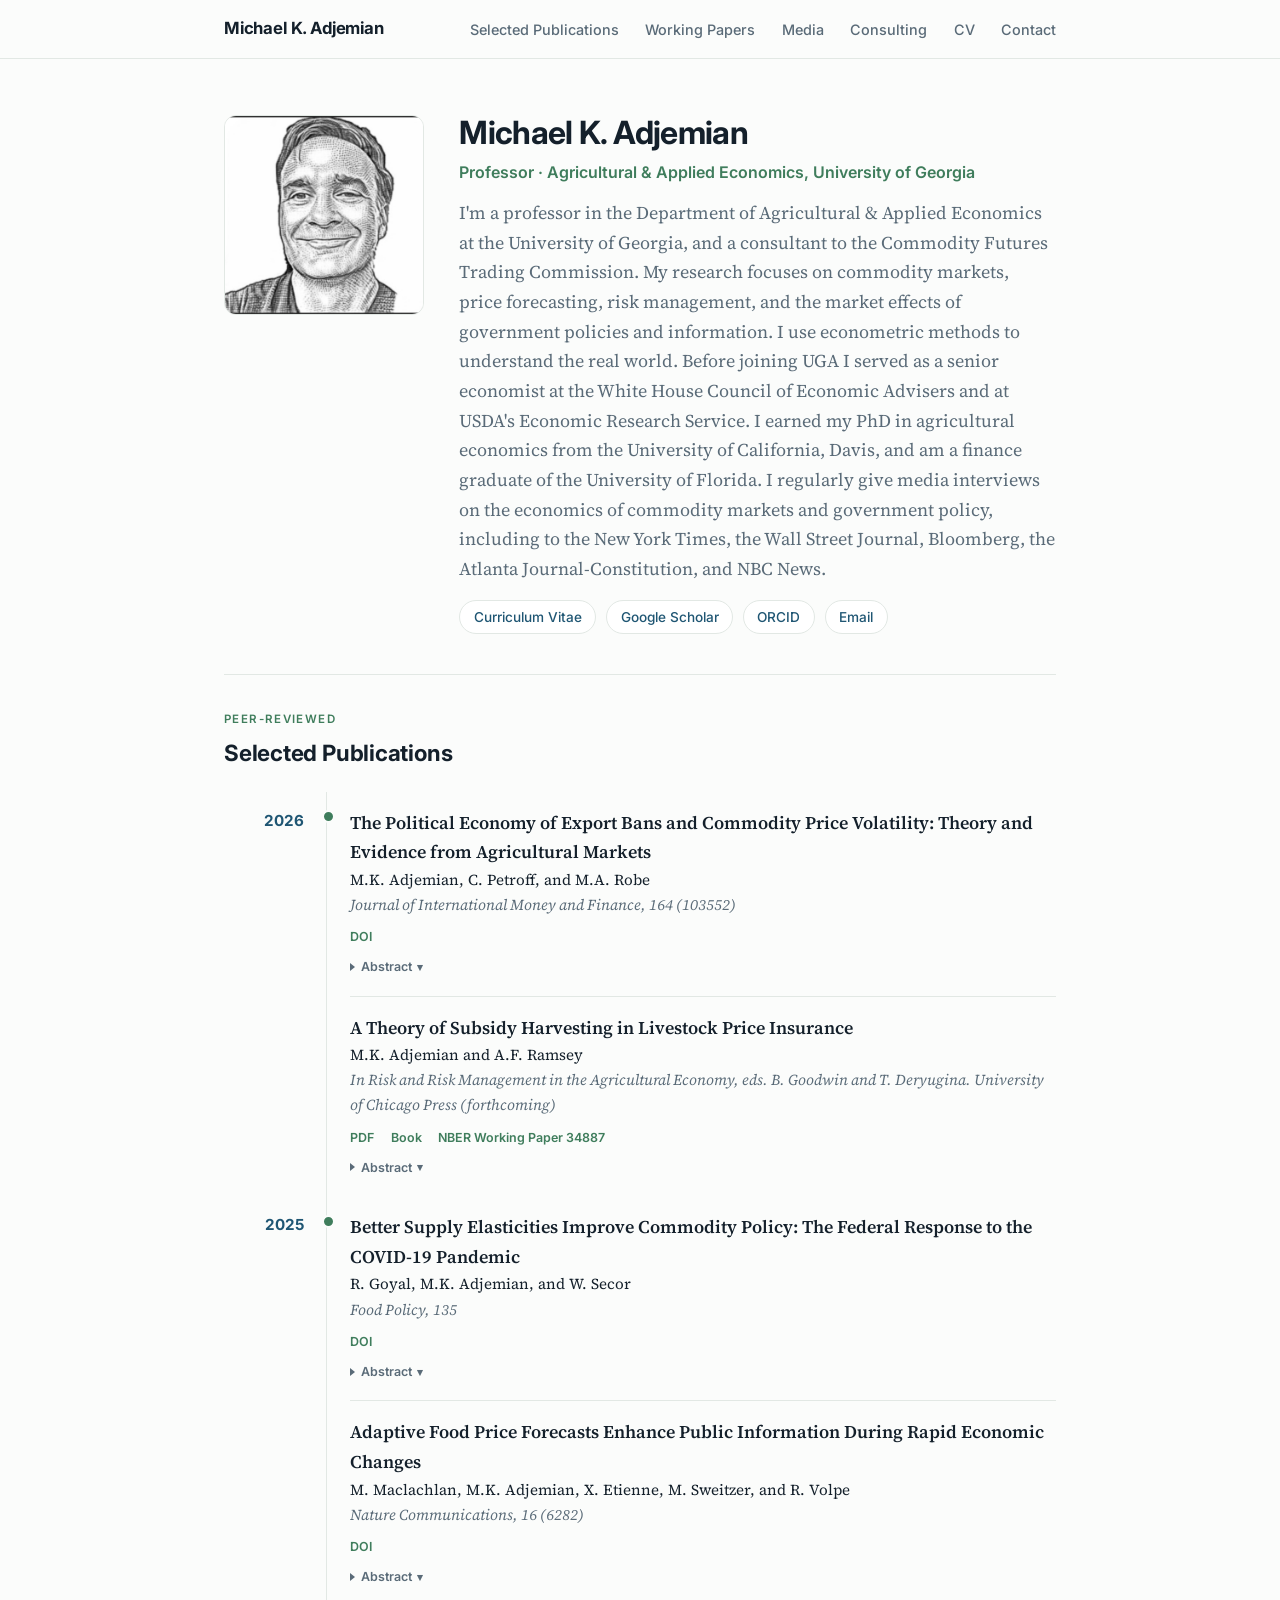
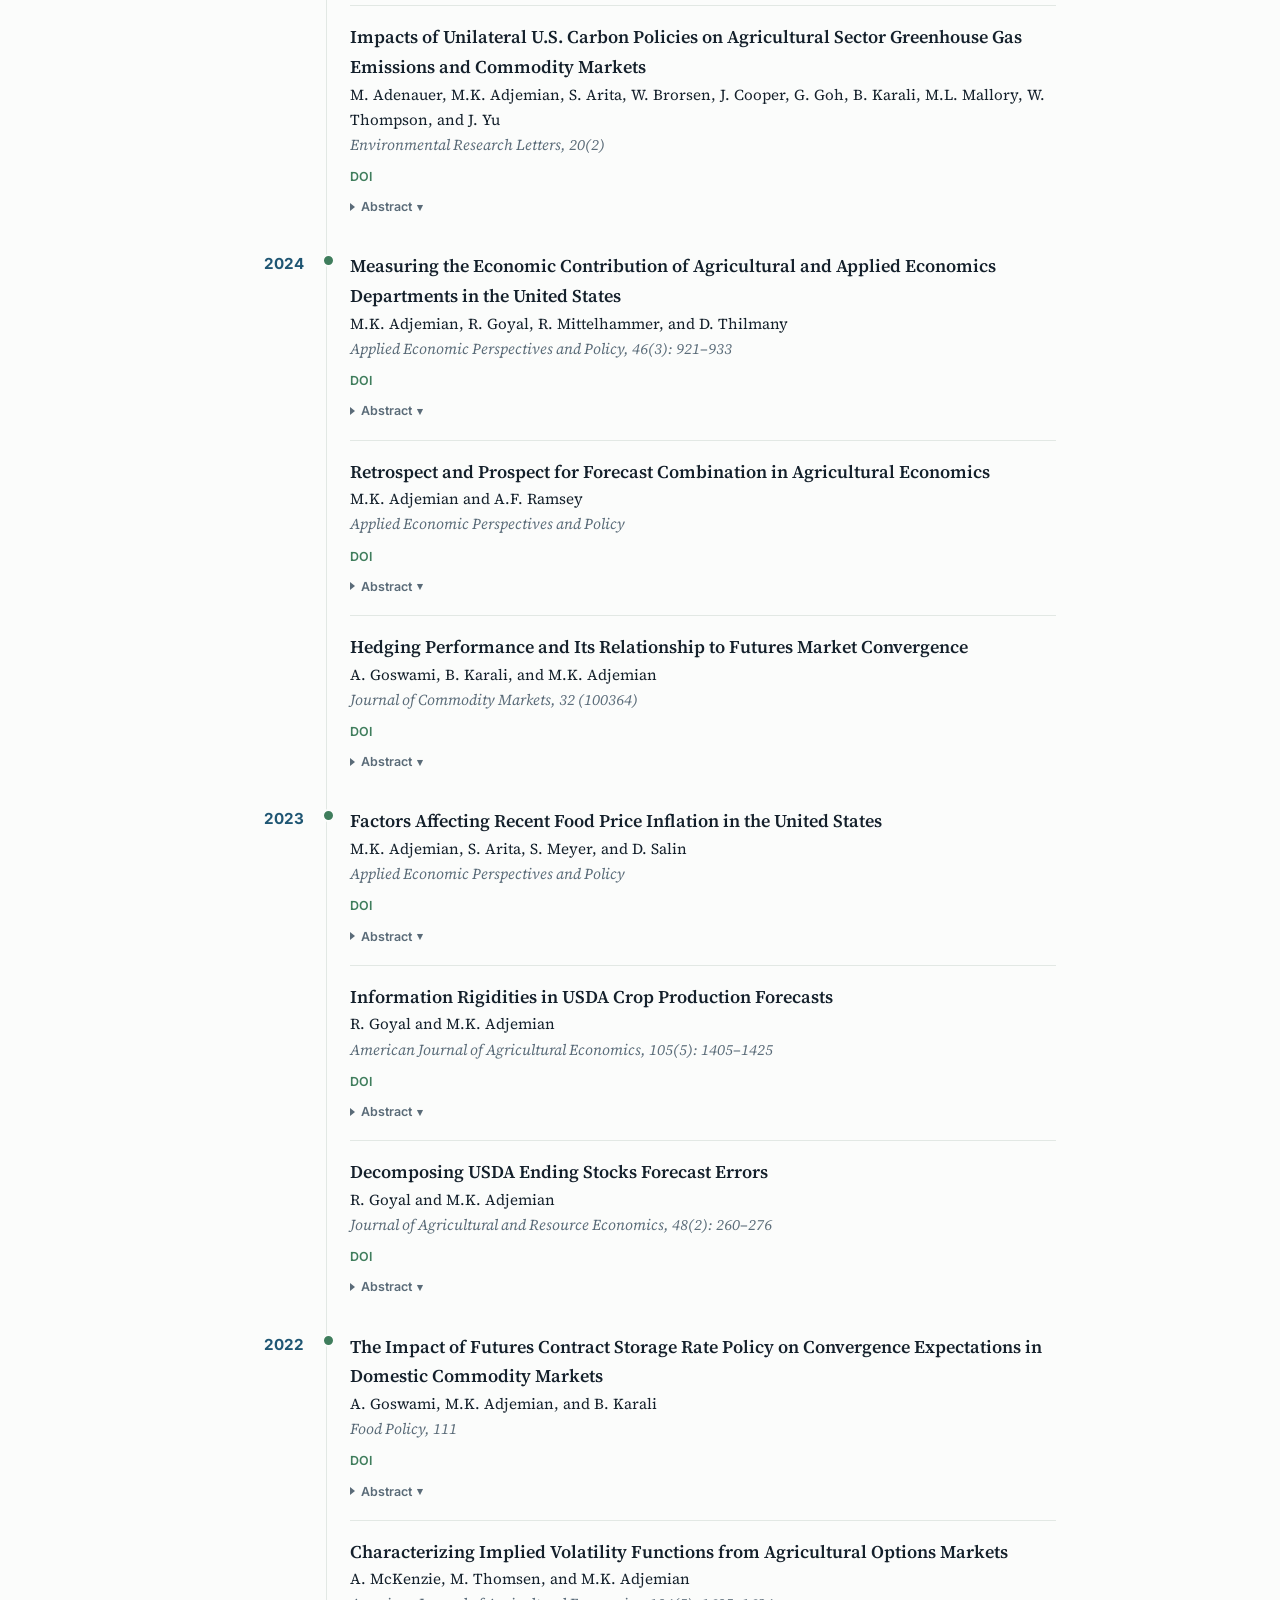
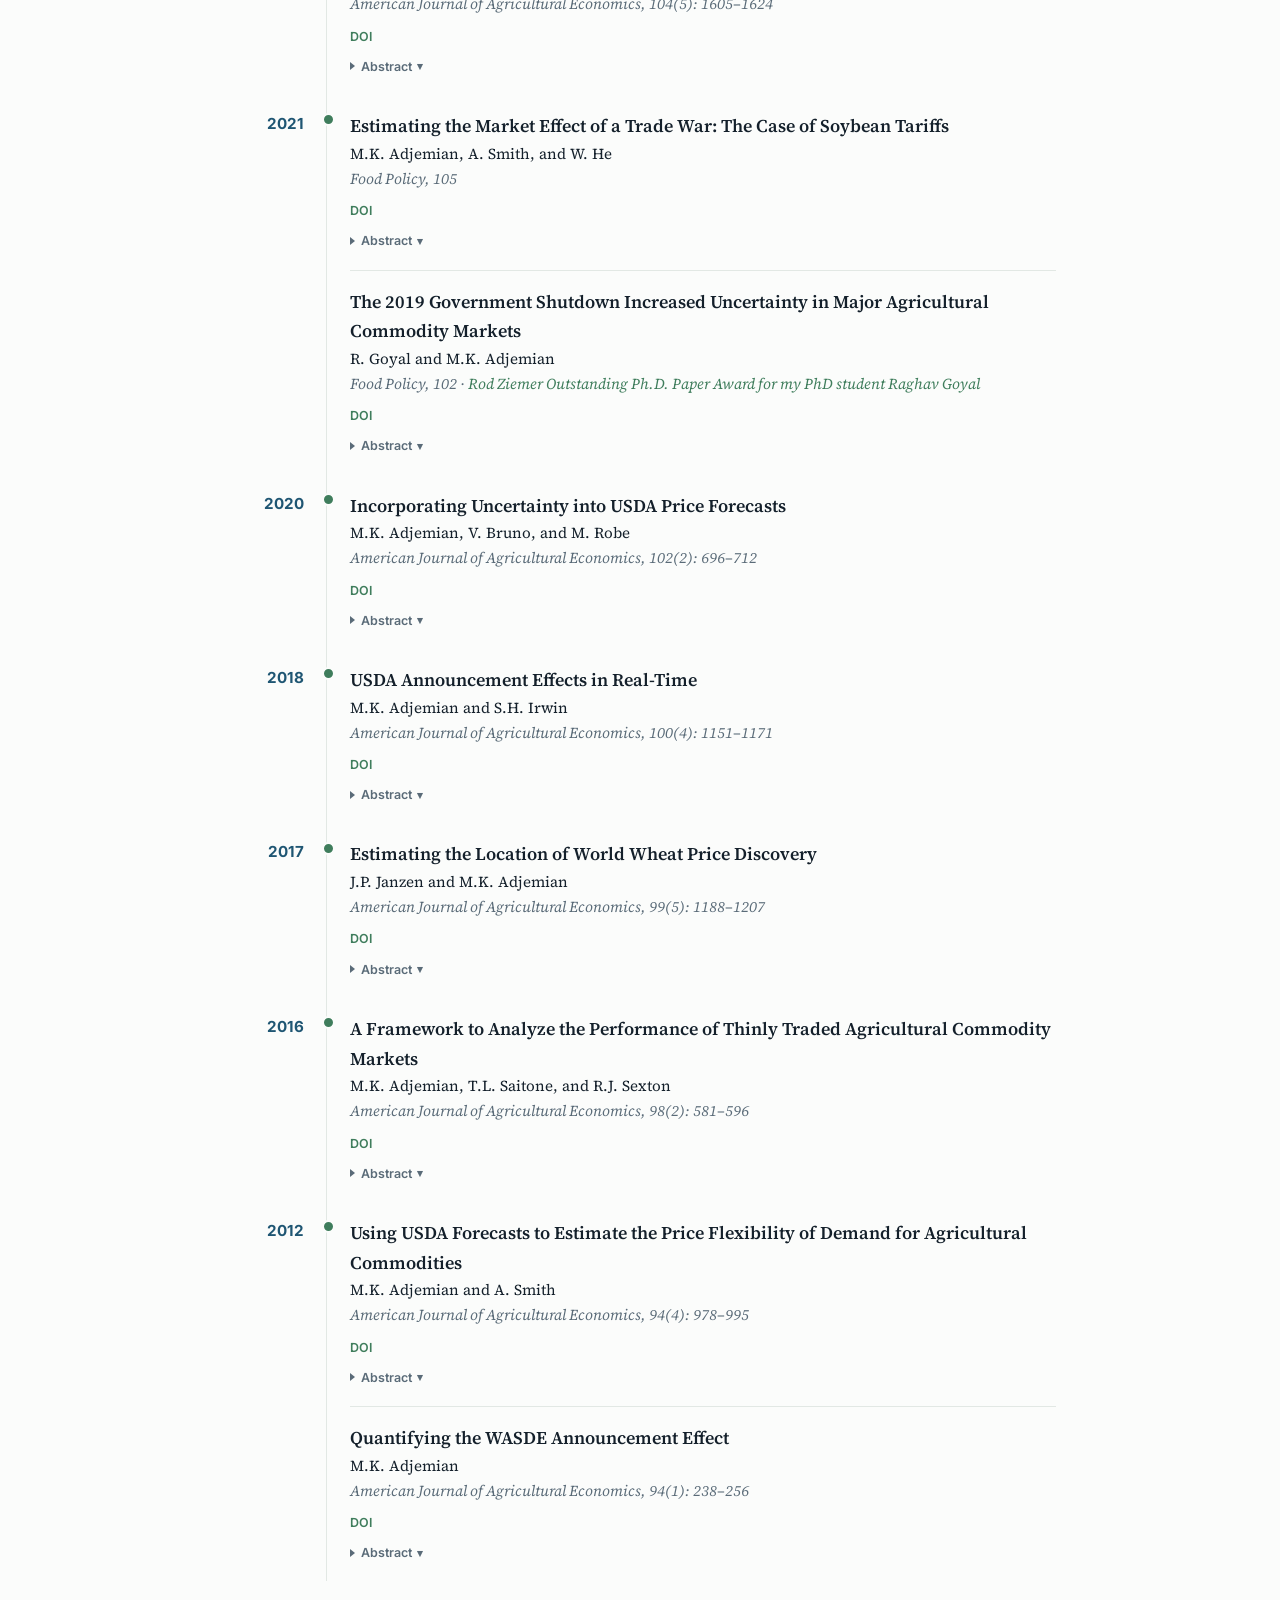
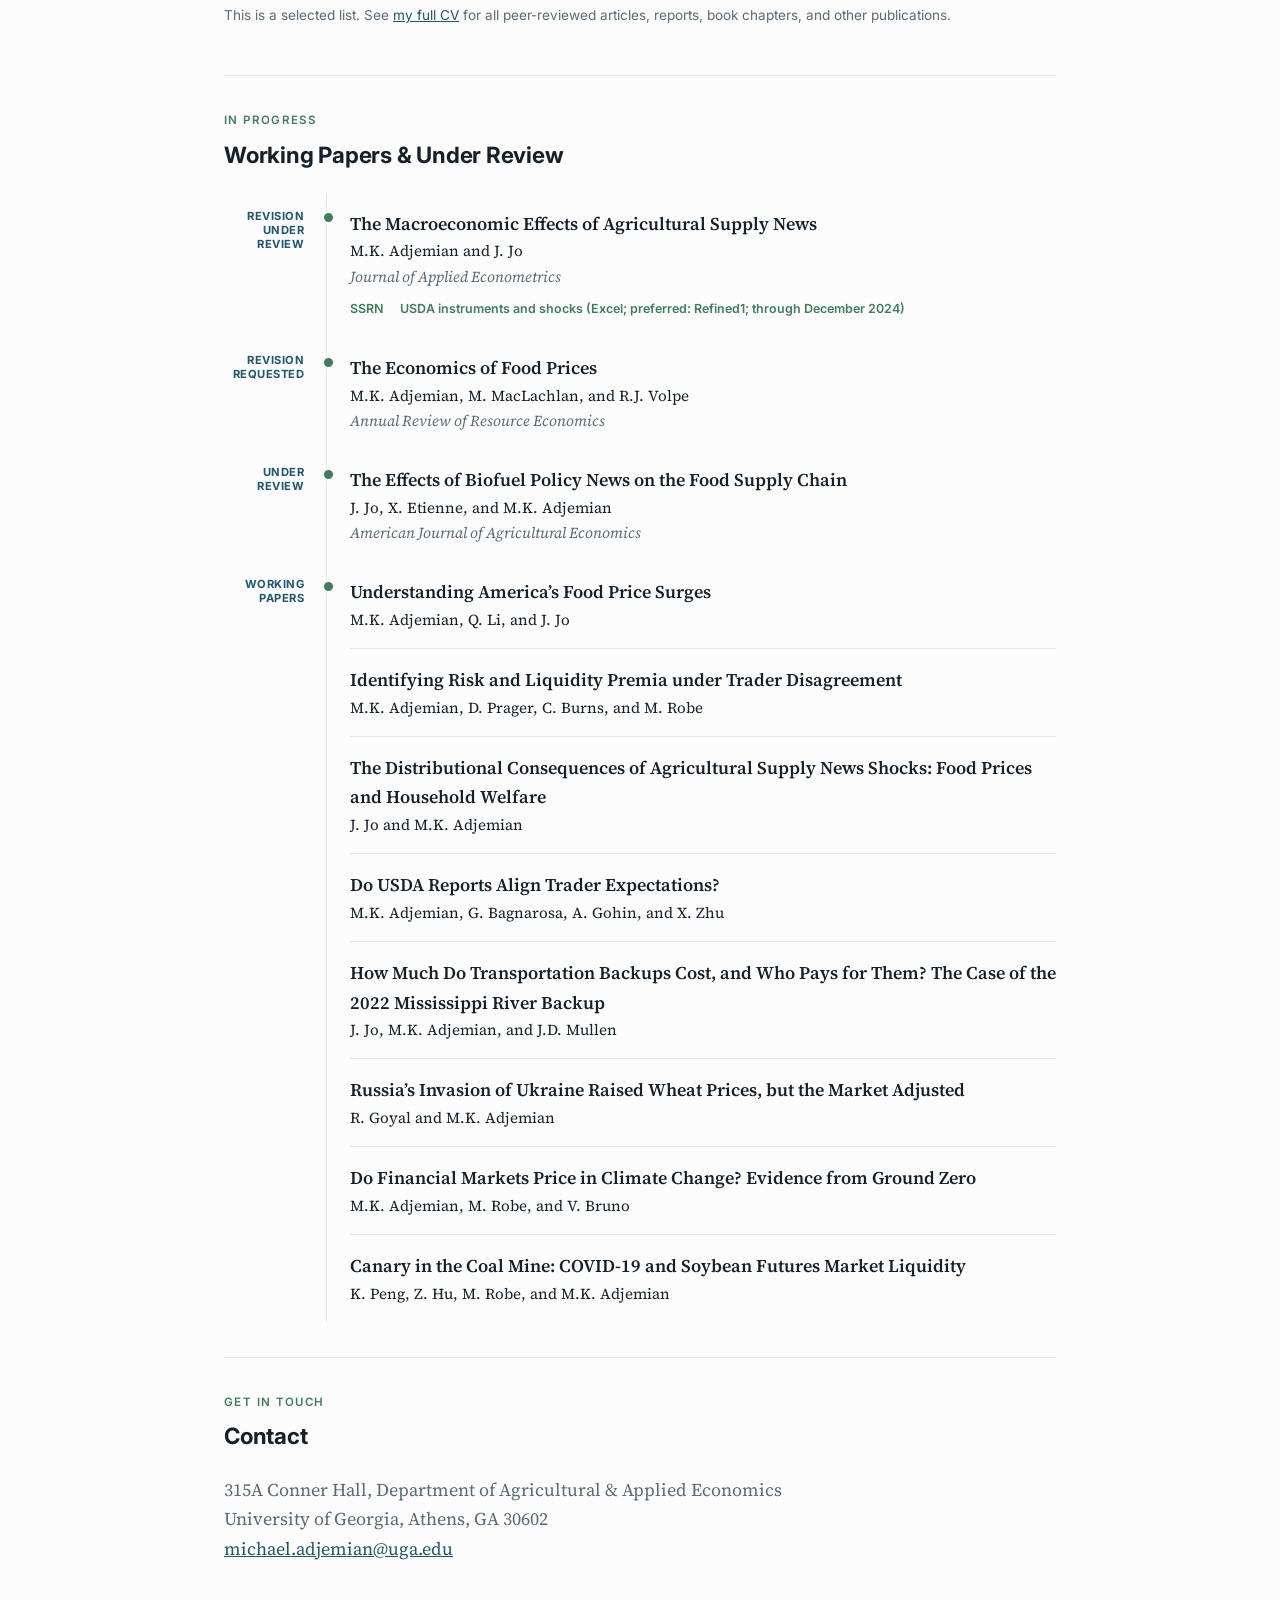
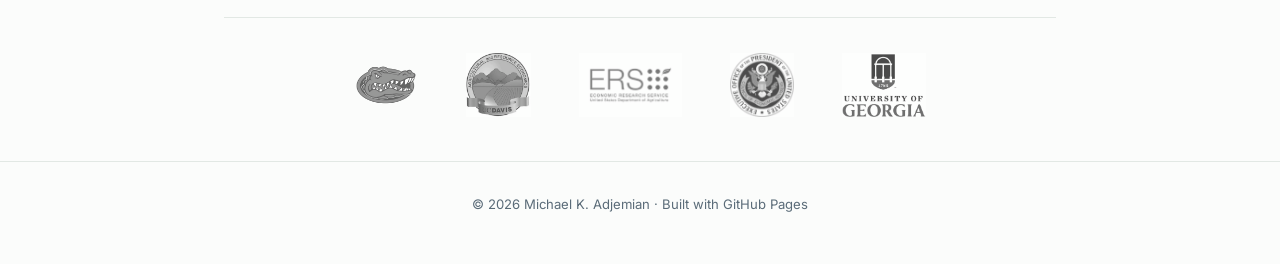
<file: index.html>
<!DOCTYPE html>
<html lang="en">
<head>
  <meta charset="utf-8">
  <meta name="viewport" content="width=device-width, initial-scale=1">
  <title>Michael K. Adjemian</title>
  <meta name="description" content="Michael K. Adjemian, Professor of Agricultural &amp; Applied Economics at the University of Georgia. Research on commodity markets, price forecasting, risk management, and agricultural policy.">

  <!-- Link preview (how the page looks when shared in Messages, Slack, etc.) -->
  <meta property="og:title" content="Michael K. Adjemian">
  <meta property="og:description" content="Professor of Agricultural &amp; Applied Economics, University of Georgia">
  <meta property="og:type" content="website">
  <meta property="og:url" content="https://michaeladjemian.github.io">
  <meta name="twitter:card" content="summary">
  <meta name="twitter:title" content="Michael K. Adjemian">
  <meta name="twitter:description" content="Professor of Agricultural &amp; Applied Economics, University of Georgia">

  <link rel="preconnect" href="https://fonts.googleapis.com">
  <link rel="preconnect" href="https://fonts.gstatic.com" crossorigin>
  <link href="https://fonts.googleapis.com/css2?family=Inter:wght@400;500;600;700&family=Source+Serif+4:ital,opsz,wght@0,8..60,400;0,8..60,600;1,8..60,400&display=swap" rel="stylesheet">
  <link rel="stylesheet" href="assets/css/style.css">
</head>
<body>

<header class="site">
  <div class="nav">
    <a class="brand" href="index.html">Michael K. Adjemian</a>
    <nav>
      <a href="#publications">Selected Publications</a>
      <a href="#working">Working Papers</a>
      <a href="media.html">Media</a>
      <a href="consulting.html">Consulting</a>
      <a href="assets/files/ADJEMIAN_Michael_CV.pdf">CV</a>
      <a href="#contact">Contact</a>
    </nav>
  </div>
</header>

<main class="wrap">

  <!-- ===== HERO ===== -->
  <section class="hero" style="border-top:none;">
    <img src="assets/img/headshot.jpg" alt="Michael K. Adjemian">
    <div>
      <h1>Michael K. Adjemian</h1>
      <div class="role">Professor · Agricultural &amp; Applied Economics, University of Georgia</div>
      <p class="bio">
        I'm a professor in the Department of Agricultural &amp; Applied Economics at the
        University of Georgia, and a consultant to the Commodity Futures Trading Commission.
        My research focuses on commodity markets, price forecasting, risk management, and the
        market effects of government policies and information. I use econometric methods to
        understand the real world. Before joining UGA I served as a senior economist at the White House Council of Economic Advisers and
        at USDA's Economic Research Service. I earned my PhD in agricultural economics from the
        University of California, Davis, and am a finance graduate of the University of Florida. I regularly give media interviews on the economics
        of commodity markets and government policy, including to the New York Times, the Wall
        Street Journal, Bloomberg, the Atlanta Journal-Constitution, and NBC News.
      </p>
      <div class="links">
        <a href="assets/files/ADJEMIAN_Michael_CV.pdf">Curriculum Vitae</a>
        <a href="https://scholar.google.com/citations?user=qD13vjwAAAAJ&amp;hl=en">Google Scholar</a>
        <a href="https://orcid.org/0000-0003-4111-8526">ORCID</a>
        <a href="mailto:michael.adjemian@uga.edu">Email</a>
      </div>
    </div>
  </section>

  <!-- ===== PUBLICATIONS ===== -->
  <section id="publications">
    <p class="eyebrow">Peer-reviewed</p>
    <h2>Selected Publications</h2>

    <div class="pubgroup">
      <div class="year">2026</div>
      <div class="railcol"></div>
      <div class="items">
        <div class="pub has-abstract">
          <div class="title">The Political Economy of Export Bans and Commodity Price Volatility: Theory and Evidence from Agricultural Markets</div>
          <div class="authors">M.K. Adjemian, C. Petroff, and M.A. Robe</div>
          <div class="venue">Journal of International Money and Finance, 164 (103552)</div>
        <div class="pub-links">
          <a href="https://doi.org/10.1016/j.jimonfin.2026.103552">DOI</a>
        </div>
          <button class="abstract-toggle" aria-expanded="false"><span class="chev"></span> Abstract</button>
          <div class="abstract-wrap"><div><div class="abstract">We carry out the first high-frequency empirical analysis of commodity export bans' impact on world price dynamics. We construct a novel daily dataset of major restrictions on agricultural exports in 2002&ndash;2019 and use commodity option-implied volatilities as a proxy for price uncertainty. Wheat and corn implied volatilities are higher when a ban is first imposed and while it remains in effect, and the increase is statistically and economically significant. Accounting for political risk helps explain commodity price dynamics.</div></div></div>
        </div>
        <div class="pub has-abstract">
          <div class="title">A Theory of Subsidy Harvesting in Livestock Price Insurance</div>
          <div class="authors">M.K. Adjemian and A.F. Ramsey</div>
          <div class="venue">In <span style="font-style:italic;">Risk and Risk Management in the Agricultural Economy</span>, eds. B. Goodwin and T. Deryugina. University of Chicago Press (forthcoming)</div>
        <div class="pub-links">
          <a href="assets/files/Subsidy_Harvesting.pdf">PDF</a>
          <a href="https://www.nber.org/books-and-chapters/risk-and-risk-management-agricultural-economy">Book</a>
          <a href="https://www.nber.org/papers/w34887">NBER Working Paper 34887</a>
        </div>
          <button class="abstract-toggle" aria-expanded="false"><span class="chev"></span> Abstract</button>
          <div class="abstract-wrap"><div><div class="abstract">USDA designed the Livestock Risk Protection (LRP) program to help producers insure against declining prices for fed cattle, feeder cattle, and swine. Prices in derivatives markets determine program indemnities, making LRP policies similar to put options. Beginning in 2019, USDA made several changes to the program to encourage producer take-up, including increased premium subsidies. We introduce a theoretical model to show that subsidizing LRP premiums can invite producers to &ldquo;subsidy harvest,&rdquo; i.e., extract the government's premium subsidy by offsetting the policy in a derivatives market&mdash;potentially removing the downside protection the program was intended to provide. The subsidy harvest is a rent transfer and costlier than a direct payment because it requires administrative oversight and federally subsidized delivery through approved insurance providers. According to the model, the government's premium subsidy leads producers to favor LRP-oriented strategies over market options alone, while their choice to offset actual risk protection using options depends on individual risk tolerance, transaction costs, and margin costs. As a result, subsidizing livestock insurance may crowd out producers' trading of market options, unless it also invites subsidy harvesting.</div></div></div>
        </div>
      </div>
    </div>
    <div class="pubgroup">
      <div class="year">2025</div>
      <div class="railcol"></div>
      <div class="items">
        <div class="pub has-abstract">
          <div class="title">Better Supply Elasticities Improve Commodity Policy: The Federal Response to the COVID-19 Pandemic</div>
          <div class="authors">R. Goyal, M.K. Adjemian, and W. Secor</div>
          <div class="venue">Food Policy, 135</div>
        <div class="pub-links">
          <a href="https://doi.org/10.1016/j.foodpol.2025.102937">DOI</a>
        </div>
          <button class="abstract-toggle" aria-expanded="false"><span class="chev"></span> Abstract</button>
          <div class="abstract-wrap"><div><div class="abstract">Accurate supply parameters are essential for policy analysis, especially since they often support taxpayer-funded relief programs costing billions of dollars. This study incorporates a broader dataset than traditional methods and applies modern, straightforward econometric techniques to estimate marketing and supply elasticities for the U.S.&rsquo;s top crops: corn and soybeans. While rarely examined, marketing elasticities, at 3.27% for corn and 2.86% for soybeans, capture the rate at which producers market harvests based on expected cash-futures basis changes. A 3SLS approach estimates supply elasticities for corn and soybeans at 0.28 (95% CI: 0.09&ndash;0.47) and 0.12 (95% CI: 0.007&ndash;0.22), respectively; we use these elasticities to show that USDA&rsquo;s COVID-19 compensation programs underestimated losses to the producers of both commodities.</div></div></div>
        </div>
        <div class="pub has-abstract">
          <div class="title">Adaptive Food Price Forecasts Enhance Public Information During Rapid Economic Changes</div>
          <div class="authors">M. Maclachlan, M.K. Adjemian, X. Etienne, M. Sweitzer, and R. Volpe</div>
          <div class="venue">Nature Communications, 16 (6282)</div>
        <div class="pub-links">
          <a href="https://doi.org/10.1038/s41467-025-61660-x">DOI</a>
        </div>
          <button class="abstract-toggle" aria-expanded="false"><span class="chev"></span> Abstract</button>
          <div class="abstract-wrap"><div><div class="abstract">The advent of COVID-19 ended an era of stable US retail food prices that followed the world food price crisis of 2010&ndash;2012. Pandemic-related disruptions, avian influenza outbreaks, and the Russia-Ukraine war drove 2022 food-at-home inflation to its highest rate since 1974 (11.4%). In 2023, U.S. Department of Agriculture (USDA) economists responded to these changes by updating food price forecasts using statistical learning protocols to select time series models and prediction intervals to convey their uncertainty. We characterise the public good provided by these &ldquo;adaptive&rdquo; inflation forecasts and enhance them by incorporating exogenous variables to improve their precision and explanatory power. COVID-19&rsquo;s arrival highlighted the value of adapting to the growing relevance of the all-items-less-food-and-energy (&ldquo;core&rdquo;) index, the money supply, and wages in predicting food prices. The strong relationships between food prices and core prices and the money supply indicate the sensitivity of food markets to macroeconomic forces and government policy decisions.</div></div></div>
        </div>
        <div class="pub has-abstract">
          <div class="title">Impacts of Unilateral U.S. Carbon Policies on Agricultural Sector Greenhouse Gas Emissions and Commodity Markets</div>
          <div class="authors">M. Adenauer, M.K. Adjemian, S. Arita, W. Brorsen, J. Cooper, G. Goh, B. Karali, M.L. Mallory, W. Thompson, and J. Yu</div>
          <div class="venue">Environmental Research Letters, 20(2)</div>
        <div class="pub-links">
          <a href="https://dx.doi.org/10.1088/1748-9326/ada2ac">DOI</a>
        </div>
          <button class="abstract-toggle" aria-expanded="false"><span class="chev"></span> Abstract</button>
          <div class="abstract-wrap"><div><div class="abstract">This article analyzes the consequences of the United States implementing unilateral policies to reduce greenhouse gas (GHG) emissions from agriculture. The policy representation is based loosely on current and past policy initiatives that have subsidized GHG reductions and considered special treatment for sectors heavily involved in trade. To do so, our first step is to generate new estimates of key parameters, elasticities of demand and supply, that are critical to understanding interactions among agricultural commodities, such as between livestock and crop products, in this area of research and more broadly. We apply these parameters in a widely used economic model that estimates the effects of a unilateral U.S. agricultural GHG policy on both domestic and foreign markets as well as global GHG emissions. Livestock effects dominate, driving most U.S. livestock product consumer prices higher and causing mixed crop and crop product price effects. A unilateral policy increases food costs in the implementing country and, if applied to all supplies, domestic and imported, tends to raise prices elsewhere as well. Alternative implementation strategies, such as not imposing the costs on exports or not imposing the costs on imports, can lead to lower food prices and greater consumption in other countries, as well as have important implications for the overall GHG reductions achieved by the unilateral effort.</div></div></div>
        </div>
      </div>
    </div>
    <div class="pubgroup">
      <div class="year">2024</div>
      <div class="railcol"></div>
      <div class="items">
        <div class="pub has-abstract">
          <div class="title">Measuring the Economic Contribution of Agricultural and Applied Economics Departments in the United States</div>
          <div class="authors">M.K. Adjemian, R. Goyal, R. Mittelhammer, and D. Thilmany</div>
          <div class="venue">Applied Economic Perspectives and Policy, 46(3): 921–933</div>
        <div class="pub-links">
          <a href="https://doi.org/10.1002/aepp.13454">DOI</a>
        </div>
          <button class="abstract-toggle" aria-expanded="false"><span class="chev"></span> Abstract</button>
          <div class="abstract-wrap"><div><div class="abstract">Agricultural and applied economists make substantial positive contributions to the domestic economy. Defining a measure of the true total value of their contributions is likely impossible, because so much about their efforts is difficult to comprehensively observe and quantitatively document. In this paper, we adopt a conservative approach to generating an estimate of the contributions ag and applied economists make to U.S. economic output and the associated welfare of society through their teaching, research, and outreach efforts. To conduct the analysis, we implemented a nationwide survey of Agricultural and Applied Economics (AAE) departments and developed a framework to calculate the value of their contributions to national income, or Gross Domestic Product (GDP). We estimate that AAE departments increase overall U.S. GDP by $2.6 billion, annually. Through its efforts to improve the human capital of its graduates, AAE teaching raises the (expected) national income by $2.2&ndash;$2.3 billion, while we value direct research and outreach contributions at $207 million and $146 million, respectively. Because we do not observe the opportunity cost of the resources used to generate those contributions, we do not claim to estimate a true net economic impact but rather attempt to quantify the gross economic contributions of the professional services AAE departments currently offer the economy. The values we provide&mdash;especially the research and extension estimates which are exceedingly difficult to measure&mdash;likely underestimate the true benefits AAE offers to the nation.</div></div></div>
        </div>
        <div class="pub has-abstract">
          <div class="title">Retrospect and Prospect for Forecast Combination in Agricultural Economics</div>
          <div class="authors">M.K. Adjemian and A.F. Ramsey</div>
          <div class="venue">Applied Economic Perspectives and Policy</div>
        <div class="pub-links">
          <a href="https://doi.org/10.1002/aepp.13445">DOI</a>
        </div>
          <button class="abstract-toggle" aria-expanded="false"><span class="chev"></span> Abstract</button>
          <div class="abstract-wrap"><div><div class="abstract">Forecasts are common in agricultural settings where they are routinely used for decision-making. The advent of the computer age has allowed for rapid generation of individual forecasts that can be updated in real time. It is well known that the selection and use of a single forecast can expose the forecaster to serious error as a result of model mis-specification. Forecast combination avoids this problem by combining information from different forecasts. Although forecast combination can be as simple as averaging across forecasts, advances in machine learning have made it possible to combine forecasts according to more complicated weighting schemes and criteria. We provide an overview of forecast combination techniques, including those at the frontier of current practice and involving machine learning. We also provide a retrospective on the use of forecast combination in agricultural economics and prospects for the future. Several of the techniques are illustrated in an application to forecasting nationwide corn and soybean planted acreage and we demonstrate how forecast combination can improve expert USDA projections.</div></div></div>
        </div>
        <div class="pub has-abstract">
          <div class="title">Hedging Performance and Its Relationship to Futures Market Convergence</div>
          <div class="authors">A. Goswami, B. Karali, and M.K. Adjemian</div>
          <div class="venue">Journal of Commodity Markets, 32 (100364)</div>
        <div class="pub-links">
          <a href="https://doi.org/10.1016/j.jcomm.2023.100364">DOI</a>
        </div>
          <button class="abstract-toggle" aria-expanded="false"><span class="chev"></span> Abstract</button>
          <div class="abstract-wrap"><div><div class="abstract">Hedging in grain futures markets offers market participants the opportunity to mitigate the price risk in spot markets by taking offsetting positions in futures. The performance of a traditional minimum variance hedge ratio (MVHR) relies on the correlation between the spot and futures price changes. During 2005&ndash;2010, delivery-location cash prices for several crops decoupled from the prices for their related expiring futures contracts&mdash;raising concerns over the hedging effectiveness of these contracts. We investigate how short hedgers, like farmers, performed during periods with and without convergence in corn, soybean, and wheat markets. We show that, ex post, MVHR often does not minimize the variance of wheat producers&rsquo; profits during nonconvergence when compared to a range of other hedging choices. We also find that the performance of MVHR weakens during years with low carryover. We further assess hedging performance of MVHR and other hedge ratios in achieving higher net selling prices, and find that nonconvergence particularly impairs their performance in the wheat market where the nonconvergence anomaly was the most prominent. Taken together, our results raise questions on the role of futures markets as risk management tools during nonconvergence episodes regardless of how the hedge ratio is chosen.</div></div></div>
        </div>
      </div>
    </div>
    <div class="pubgroup">
      <div class="year">2023</div>
      <div class="railcol"></div>
      <div class="items">
        <div class="pub has-abstract">
          <div class="title">Factors Affecting Recent Food Price Inflation in the United States</div>
          <div class="authors">M.K. Adjemian, S. Arita, S. Meyer, and D. Salin</div>
          <div class="venue">Applied Economic Perspectives and Policy</div>
        <div class="pub-links">
          <a href="https://onlinelibrary.wiley.com/doi/full/10.1002/aepp.13378">DOI</a>
        </div>
          <button class="abstract-toggle" aria-expanded="false"><span class="chev"></span> Abstract</button>
          <div class="abstract-wrap"><div><div class="abstract">Beginning in mid-2021, U.S. food prices surged at the fastest pace in decades, due to pandemic-related supply chain and labor shortages, rising transportation costs and wages, food commodity and fertilizer shocks resulting from Russia's invasion of Ukraine, and perhaps demand-side effects of recent monetary and fiscal stimulus. We decompose the path of domestic food prices into explanatory factors, grouped by supply or demand orientation. Our findings indicate that although supply-side factors explain most of the observed price changes, the demand-side factors we studied&mdash;particularly the money supply&mdash;have a stronger correlation with recent food price increases than they have, historically.</div></div></div>
        </div>
        <div class="pub has-abstract">
          <div class="title">Information Rigidities in USDA Crop Production Forecasts</div>
          <div class="authors">R. Goyal and M.K. Adjemian</div>
          <div class="venue">American Journal of Agricultural Economics, 105(5): 1405–1425</div>
        <div class="pub-links">
          <a href="https://doi.org/10.1111/ajae.12373">DOI</a>
        </div>
          <button class="abstract-toggle" aria-expanded="false"><span class="chev"></span> Abstract</button>
          <div class="abstract-wrap"><div><div class="abstract">USDA invests significant public resources into developing its crop projection reports. These publications inform decisions across the supply chain. Several previous studies find that revisions to the department's production and yield forecasts for major agricultural commodities are positively correlated and conclude that they deviate from what would be observed under rational expectations, possibly due to smoothing on the part of forecasters. Yet correlated revisions may also be explained by information rigidities that cause forecasts to be infrequently or only partially updated. We apply a recently developed test to these USDA revisions for corn, soybeans, and wheat, and find no significant evidence that the forecasts are smoothed strategically. Rather, we show that information rigidities are the more likely culprit, due to production and yield information that is either too costly to obtain or too noisy. Our results demonstrate that data challenges are the main source of inefficiency in USDA projections, and that the department can improve the efficiency of its forecasts by making investments that improve its access to crop data, perhaps through crop-monitoring satellite and remote sensing technology.</div></div></div>
        </div>
        <div class="pub has-abstract">
          <div class="title">Decomposing USDA Ending Stocks Forecast Errors</div>
          <div class="authors">R. Goyal and M.K. Adjemian</div>
          <div class="venue">Journal of Agricultural and Resource Economics, 48(2): 260–276</div>
        <div class="pub-links">
          <a href="https://doi.org/10.22004/ag.econ.320674">DOI</a>
        </div>
          <button class="abstract-toggle" aria-expanded="false"><span class="chev"></span> Abstract</button>
          <div class="abstract-wrap"><div><div class="abstract">The USDA publishes monthly ending stocks projections, providing an estimate of the end-of-marketing-year inventory of a particular commodity. By comparing these projections of balance-sheet variables against their realized values from marketing years 1992/3 to 2019/20, we decompose ending stocks forecast errors into errors of the other supply and demand components. Our results indicate that export and production misses are the key contributors to projection errors. We likewise investigate US export errors. Our results make a strong case that better information about production expectations, both domestically and worldwide, will contribute to more efficient agricultural balance-sheet forecasts.</div></div></div>
        </div>
      </div>
    </div>
    <div class="pubgroup">
      <div class="year">2022</div>
      <div class="railcol"></div>
      <div class="items">
        <div class="pub has-abstract">
          <div class="title">The Impact of Futures Contract Storage Rate Policy on Convergence Expectations in Domestic Commodity Markets</div>
          <div class="authors">A. Goswami, M.K. Adjemian, and B. Karali</div>
          <div class="venue">Food Policy, 111</div>
        <div class="pub-links">
          <a href="https://doi.org/10.1016/j.foodpol.2022.102301">DOI</a>
        </div>
          <button class="abstract-toggle" aria-expanded="false"><span class="chev"></span> Abstract</button>
          <div class="abstract-wrap"><div><div class="abstract">Grain futures contracts that permit physical delivery do so through an exchange of delivery instruments. Because delivery instruments can be held indefinitely, extant research shows that futures contracts that assign inflexible and low storage rates relative to the market price of storage facilitate basis nonconvergence. In response to the notable episode of nonconvergence in the mid- to late-2000s, the Chicago Mercantile Exchange (CME) Group introduced variable storage rate (VSR) policies in the soft red winter (SRW) wheat and hard red winter (HRW) wheat markets. In contrast, CME Group did not introduce a VSR to corn and soybean markets but chose to increase their fixed storage fees in 2008 and later in 2020. We study convergence performance for each of these markets from 2006 to 2020 and show that flexible storage fee policies like the VSR reduce the magnitude and therefore, the expected duration of nonconvergence in wheat markets. On the other hand, we do not find evidence that CME Group&rsquo;s higher fixed storage rates likewise reduce the expected duration of nonconvergence episodes in corn and soybean markets&mdash;although perhaps not enough time has passed to evaluate the effectiveness of the most recent changes&mdash;or that index trader activity causes basis nonconvergence. Our empirical investigation also makes an implicit case for the introduction of market-based pricing platforms, such as commodity exchanges, in commodity-dependent developing countries.</div></div></div>
        </div>
        <div class="pub has-abstract">
          <div class="title">Characterizing Implied Volatility Functions from Agricultural Options Markets</div>
          <div class="authors">A. McKenzie, M. Thomsen, and M.K. Adjemian</div>
          <div class="venue">American Journal of Agricultural Economics, 104(5): 1605–1624</div>
        <div class="pub-links">
          <a href="https://doi.org/10.1111/ajae.12288">DOI</a>
        </div>
          <button class="abstract-toggle" aria-expanded="false"><span class="chev"></span> Abstract</button>
          <div class="abstract-wrap"><div><div class="abstract">We provide the first comprehensive characterization and comparison of implied volatility functions for five major agricultural options markets&mdash;corn, soybeans, soft red winter wheat, live cattle, and feeder cattle&mdash;using intraday tick data. Our results show that cattle markets exhibit a distinct leftward skew, which is puzzling and indicates that out-of-the-money traded put options are theoretically overpriced. In contrast, we find that grain market implied volatility functions display a flatter, less pronounced smile pattern. We examine market sentiment induced short-term hedging pressures using Commodity Futures Trading Commission reports, and market uncertainty around Cattle on Feed reports, as potential causes of the cattle markets&rsquo; skew. However, our results show that the explanatory power of our short-term hedging pressure proxies is only helpful in isolated cases but overall cannot explain the large skews we observe in cattle markets.</div></div></div>
        </div>
      </div>
    </div>
    <div class="pubgroup">
      <div class="year">2021</div>
      <div class="railcol"></div>
      <div class="items">
        <div class="pub has-abstract">
          <div class="title">Estimating the Market Effect of a Trade War: The Case of Soybean Tariffs</div>
          <div class="authors">M.K. Adjemian, A. Smith, and W. He</div>
          <div class="venue">Food Policy, 105</div>
        <div class="pub-links">
          <a href="https://doi.org/10.1016/j.foodpol.2021.102152">DOI</a>
        </div>
          <button class="abstract-toggle" aria-expanded="false"><span class="chev"></span> Abstract</button>
          <div class="abstract-wrap"><div><div class="abstract">In 2018, China retaliated to U.S. trade actions by levying a 25% retaliatory tariff on U.S. soybean exports. That tariff shifted market preferences so that Chinese buyers&mdash;who make up a substantial share of total world consumption&mdash;favored Brazilian soybeans. We use the relative price of a substitute (RPS) method to estimate that the resulting trade disruption effectively drove a wedge into the world soybean market, lowering U.S. prices at Gulf export locations by $0.74/bu on average for about five months, and increasing Brazilian prices by about $0.97/bu, compared to what would have been observed without the tariff in place. By the end of that period, world markets adjusted and the soybean prices in both countries returned to the ex-ante state of near parity, even if U.S. export volume did not recover until the end of the following marketing year. Our price impact estimate is substantially lower than subsequent U.S. government &ldquo;trade aid&rdquo; payments to American soybean producers: although actual payments to producers varied based on county-level differences, USDA&rsquo;s nominal calculation of the commodity-specific payment rate for soybeans under MFP summed to $3.70 for two bushels produced over the course of two years. We project that USDA&rsquo;s near-$8.5 billion in trade aid to U.S. soybean producers exceeded the tariff damage by about $5.4 billion. These differences could be attributed to USDA&rsquo;s broader definition of &ldquo;economic injury&rdquo;, beyond the short-run price impacts we estimate.</div></div></div>
        </div>
        <div class="pub has-abstract">
          <div class="title">The 2019 Government Shutdown Increased Uncertainty in Major Agricultural Commodity Markets</div>
          <div class="authors">R. Goyal and M.K. Adjemian</div>
          <div class="venue">Food Policy, 102 &middot; <span style="color:var(--green);">Rod Ziemer Outstanding Ph.D. Paper Award for my PhD student Raghav Goyal</span></div>
        <div class="pub-links">
          <a href="https://doi.org/10.1016/j.foodpol.2021.102064">DOI</a>
        </div>
          <button class="abstract-toggle" aria-expanded="false"><span class="chev"></span> Abstract</button>
          <div class="abstract-wrap"><div><div class="abstract">In January 2019, a government shutdown prevented the U.S. Department of Agriculture from publishing information about the situation and outlook for major U.S. agricultural commodities. We show that, as a result, Chicago Mercantile Exchange markets for corn and soybeans experienced heightened uncertainty, elevating the cost of managing risk using options. We use historical options data to estimate that, on the first day of trading following the normally scheduled USDA publication time, the additional commodity market uncertainty caused by the government shutdown increased the price of managing risk using ATM corn and soybean options by 2.95% and 1.66%, respectively, using an approach that assumes a normal January report impact. Using a different counterfactual approach -- assuming that the observed, abnormally large implied volatility reduction following the February 2019 publication would have been experienced in January -- we find that the increase in risk management costs due to missing information was actually about 11.5% for corn and 4.4% for soybeans.</div></div></div>
        </div>
      </div>
    </div>
    <div class="pubgroup">
      <div class="year">2020</div>
      <div class="railcol"></div>
      <div class="items">
        <div class="pub has-abstract">
          <div class="title">Incorporating Uncertainty into USDA Price Forecasts</div>
          <div class="authors">M.K. Adjemian, V. Bruno, and M. Robe</div>
          <div class="venue">American Journal of Agricultural Economics, 102(2): 696–712</div>
        <div class="pub-links">
          <a href="https://doi.org/10.1002/ajae.12075">DOI</a>
        </div>
          <button class="abstract-toggle" aria-expanded="false"><span class="chev"></span> Abstract</button>
          <div class="abstract-wrap"><div><div class="abstract">From 1977 through April 2019, USDA published monthly season-average price (SAP) forecasts for key agricultural commodities in the form of intervals meant to indicate forecasters' uncertainty but without attaching a confidence level. In May 2019, USDA eliminated the intervals and began publishing a single point estimate&mdash;a value that has a very low probability of being realized. We demonstrate how a density forecasting format can improve the usefulness of USDA price forecasts and explain how such a methodology can be implemented. We simulate 21 years of out-of-sample density-based SAP forecasts using historical data, with forward-looking, backward-looking, and composite methods, and we evaluate them based on commonly-accepted criteria. Each of these approaches would offer USDA the ability to portray richer and more accurate price forecasts than its old intervals or its current single point estimates. Backward-looking methods require little data and provide significant improvements. For commodities with active derivatives markets, option-implied volatilities (IVs) can be used to generate forward-looking and composite models that reflect (and adjust dynamically to) market sentiment about uncertainty&mdash;a feature that is not possible using backward-looking data alone. At certain forecast steps, a composite method that combines forward- and backward-looking information provides useful information regarding farm-level prices beyond that contained in IVs.</div></div></div>
        </div>
      </div>
    </div>
    <div class="pubgroup">
      <div class="year">2018</div>
      <div class="railcol"></div>
      <div class="items">
        <div class="pub has-abstract">
          <div class="title">USDA Announcement Effects in Real-Time</div>
          <div class="authors">M.K. Adjemian and S.H. Irwin</div>
          <div class="venue">American Journal of Agricultural Economics, 100(4): 1151–1171</div>
        <div class="pub-links">
          <a href="https://doi.org/10.1093/ajae/aay018">DOI</a>
        </div>
          <button class="abstract-toggle" aria-expanded="false"><span class="chev"></span> Abstract</button>
          <div class="abstract-wrap"><div><div class="abstract">In 2012, the Chicago Board of Trade eliminated a morning trading halt that coincided with the normal publication time for important USDA commodity reports. Previously, market participants had hours of halted trading time to review the information in the reports and adjust their strategies in advance of market re-opening. We use 2009&ndash;2014 intraday grain futures market price and volume data to show that, without a trading halt, ensuing real-time trading on USDA crop announcements exhibits noticeable volatility spikes in agricultural futures markets, but that this heightened volatility dissipates within the space of a few trading minutes. In addition, continuously-traded markets appear to have a more difficult time distinguishing between the newsworthiness of government reports. Nevertheless, continuously traded crop markets take nearly the same time to fully absorb these shocks, following a very similar time path. Re-imposing a timeout would necessarily lengthen the price discovery process.</div></div></div>
        </div>
      </div>
    </div>
    <div class="pubgroup">
      <div class="year">2017</div>
      <div class="railcol"></div>
      <div class="items">
        <div class="pub has-abstract">
          <div class="title">Estimating the Location of World Wheat Price Discovery</div>
          <div class="authors">J.P. Janzen and M.K. Adjemian</div>
          <div class="venue">American Journal of Agricultural Economics, 99(5): 1188–1207</div>
        <div class="pub-links">
          <a href="https://doi.org/10.1093/ajae/aax046">DOI</a>
        </div>
          <button class="abstract-toggle" aria-expanded="false"><span class="chev"></span> Abstract</button>
          <div class="abstract-wrap"><div><div class="abstract">The United States may be losing its leadership role in the world wheat market. Rising trading volume in foreign futures markets and shifting shares of world trade are suggested as evidence of this shift, but neither necessitates that futures markets in the United States are any less important for wheat price discovery. This paper applies high frequency pricing data and market microstructure methods, including the Yan and Zivot (2010) information leadership share, to estimate the proportion of price discovery occurring in wheat futures markets associated with Chicago, Kansas City, Minneapolis, and Paris. We find United States futures markets remain dominant, although the share of price discovery for the Paris market increased noticeably in 2010, coinciding with major supply shocks in Russia and Ukraine. Prior to August 2010, 91% of information about the common fundamental value of wheat was first revealed in United States futures markets in an average month. After August 2010, this share dropped to 75%.</div></div></div>
        </div>
      </div>
    </div>
    <div class="pubgroup">
      <div class="year">2016</div>
      <div class="railcol"></div>
      <div class="items">
        <div class="pub has-abstract">
          <div class="title">A Framework to Analyze the Performance of Thinly Traded Agricultural Commodity Markets</div>
          <div class="authors">M.K. Adjemian, T.L. Saitone, and R.J. Sexton</div>
          <div class="venue">American Journal of Agricultural Economics, 98(2): 581–596</div>
        <div class="pub-links">
          <a href="https://doi.org/10.1093/ajae/aav074">DOI</a>
        </div>
          <button class="abstract-toggle" aria-expanded="false"><span class="chev"></span> Abstract</button>
          <div class="abstract-wrap"><div><div class="abstract">Thinly traded agricultural commodity markets are a concern for farmers and policy makers due to the belief that prices in these settings will be highly volatile, subject to manipulation, and incapable of efficiently allocating resources. Analysis of thin agricultural markets has to date been impeded by lack of an appropriate analytical framework from which to study their behavior. In this paper we propose the modern agricultural markets (MAM) framework as an appropriate paradigm through which to view and evaluate thin markets. We argue that thinly traded markets that meet key conditions required for a MAM will generate maximum economic surplus and enable farmers to earn at least a competitive return on their investments. In the absence of these conditions, however, the concerns known as the &ldquo;thin market problem&rdquo; have validity. We set forth the MAM framework, interpret it in a thin-market context, and conduct several brief case studies of thin markets to illustrate use of the approach and draw some key inferences about these markets' behavior. The analysis indicates that appropriate government policies directed to thin markets are those that facilitate their convergence to MAM status, but in reality key policies under recent consideration would have the opposite effect.</div></div></div>
        </div>
      </div>
    </div>
    <div class="pubgroup">
      <div class="year">2012</div>
      <div class="railcol"></div>
      <div class="items">
        <div class="pub has-abstract">
          <div class="title">Using USDA Forecasts to Estimate the Price Flexibility of Demand for Agricultural Commodities</div>
          <div class="authors">M.K. Adjemian and A. Smith</div>
          <div class="venue">American Journal of Agricultural Economics, 94(4): 978–995</div>
        <div class="pub-links">
          <a href="https://doi.org/10.1093/ajae/aas032">DOI</a>
        </div>
          <button class="abstract-toggle" aria-expanded="false"><span class="chev"></span> Abstract</button>
          <div class="abstract-wrap"><div><div class="abstract">We estimate the general equilibrium price flexibility of demand for corn and soybeans using monthly changes in expected supply published by the USDA. Our estimates reflect the demand response to a one-year supply shock and thus correspond to the inverse demand elasticity. We derive the conditions under which our estimates are consistent, and we show how demand flexibility varies by season, inventory, time horizon, and demand composition. At average inventory and without accounting for corn-ethanol use, we obtain price flexibility estimates of &minus;1.35 and &minus;1.03 for corn and soybeans, respectively. Current corn-ethanol production levels are associated with much larger absolute flexibilities for both commodities.</div></div></div>
        </div>
        <div class="pub has-abstract">
          <div class="title">Quantifying the WASDE Announcement Effect</div>
          <div class="authors">M.K. Adjemian</div>
          <div class="venue">American Journal of Agricultural Economics, 94(1): 238–256</div>
        <div class="pub-links">
          <a href="https://doi.org/10.1093/ajae/aar131">DOI</a>
        </div>
          <button class="abstract-toggle" aria-expanded="false"><span class="chev"></span> Abstract</button>
          <div class="abstract-wrap"><div><div class="abstract">This article uses a two-stage GLS model to quantify the World Agricultural Supply and Demand Estimates (WASDE) announcement effect for cotton, soybeans and hard winter wheat, controlling for important factors associated with commodity price volatility. The information presented by the overlapping nature of futures contracts is exploited to estimate conditional effects by month, inventory conditions, and delivery horizon. Results in this article show that the WASDE announcement effect persists across contract positions, is not limited to months that include NASS crop survey data, is amplified during low carryover periods for soybeans and wheat, and is rapidly incorporated into futures prices.</div></div></div>
        </div>
      </div>
    </div>

    <p style="font-family:'Inter',sans-serif; font-size:0.85rem; color:var(--slate); margin-top:1.4rem;">
      This is a selected list. See <a href="assets/files/ADJEMIAN_Michael_CV.pdf" style="color:var(--blue);">my full CV</a> for all peer-reviewed articles, reports, book chapters, and other publications.
    </p>

  </section>

  <!-- ===== WORKING PAPERS ===== -->
  <section id="working">
    <p class="eyebrow">In progress</p>
    <h2>Working Papers &amp; Under Review</h2>

    <div class="pubgroup">
      <div class="year wp-status">Revision Under Review</div>
      <div class="railcol"></div>
      <div class="items">
        <div class="pub">
          <div class="title">The Macroeconomic Effects of Agricultural Supply News</div>
          <div class="authors">M.K. Adjemian and J. Jo</div>
          <div class="venue">Journal of Applied Econometrics</div>
        <div class="pub-links">
          <a href="https://papers.ssrn.com/abstract=5405106">SSRN</a>
          <a href="assets/files/USDA_instruments_and_shocks.xlsx">USDA instruments and shocks (Excel; preferred: Refined1; through December 2024)</a>
        </div>
        </div>
      </div>
    </div>
    <div class="pubgroup">
      <div class="year wp-status">Revision Requested</div>
      <div class="railcol"></div>
      <div class="items">
        <div class="pub">
          <div class="title">The Economics of Food Prices</div>
          <div class="authors">M.K. Adjemian, M. MacLachlan, and R.J. Volpe</div>
          <div class="venue">Annual Review of Resource Economics</div>
        </div>
      </div>
    </div>
    <div class="pubgroup">
      <div class="year wp-status">Under Review</div>
      <div class="railcol"></div>
      <div class="items">
        <div class="pub">
          <div class="title">The Effects of Biofuel Policy News on the Food Supply Chain</div>
          <div class="authors">J. Jo, X. Etienne, and M.K. Adjemian</div>
          <div class="venue">American Journal of Agricultural Economics</div>
        </div>
      </div>
    </div>
    <div class="pubgroup">
      <div class="year wp-status">Working Papers</div>
      <div class="railcol"></div>
      <div class="items">
        <div class="pub">
          <div class="title">Understanding America&rsquo;s Food Price Surges</div>
          <div class="authors">M.K. Adjemian, Q. Li, and J. Jo</div>
        </div>
        <div class="pub">
          <div class="title">Identifying Risk and Liquidity Premia under Trader Disagreement</div>
          <div class="authors">M.K. Adjemian, D. Prager, C. Burns, and M. Robe</div>
        </div>
        <div class="pub">
          <div class="title">The Distributional Consequences of Agricultural Supply News Shocks: Food Prices and Household Welfare</div>
          <div class="authors">J. Jo and M.K. Adjemian</div>
        </div>
        <div class="pub">
          <div class="title">Do USDA Reports Align Trader Expectations?</div>
          <div class="authors">M.K. Adjemian, G. Bagnarosa, A. Gohin, and X. Zhu</div>
        </div>
        <div class="pub">
          <div class="title">How Much Do Transportation Backups Cost, and Who Pays for Them? The Case of the 2022 Mississippi River Backup</div>
          <div class="authors">J. Jo, M.K. Adjemian, and J.D. Mullen</div>
        </div>
        <div class="pub">
          <div class="title">Russia&rsquo;s Invasion of Ukraine Raised Wheat Prices, but the Market Adjusted</div>
          <div class="authors">R. Goyal and M.K. Adjemian</div>
        </div>
        <div class="pub">
          <div class="title">Do Financial Markets Price in Climate Change? Evidence from Ground Zero</div>
          <div class="authors">M.K. Adjemian, M. Robe, and V. Bruno</div>
        </div>
        <div class="pub">
          <div class="title">Canary in the Coal Mine: COVID-19 and Soybean Futures Market Liquidity</div>
          <div class="authors">K. Peng, Z. Hu, M. Robe, and M.K. Adjemian</div>
        </div>
      </div>
    </div>
  </section>

  <!-- ===== CONTACT ===== -->
  <section id="contact">
    <p class="eyebrow">Get in touch</p>
    <h2>Contact</h2>
    <p style="color:var(--slate);">
      315A Conner Hall, Department of Agricultural &amp; Applied Economics<br>
      University of Georgia, Athens, GA 30602<br>
      <a href="mailto:michael.adjemian@uga.edu" style="color:var(--blue);">michael.adjemian@uga.edu</a>
    </p>
  </section>

  <section id="affiliations" class="affiliations">
    <ul class="logo-strip">
      <li><img src="assets/img/logos/uf.png"  alt="University of Florida"></li>
      <li><img src="assets/img/logos/ucd.png" alt="UC Davis"></li>
      <li><img src="assets/img/logos/ers.png" alt="USDA Economic Research Service"></li>
      <li><img src="assets/img/logos/cea.png" alt="White House Council of Economic Advisers"></li>
      <li><img src="assets/img/logos/uga.png" alt="University of Georgia"></li>
    </ul>
  </section>

</main>

<footer class="site">
  © <span id="yr"></span> Michael K. Adjemian · Built with GitHub Pages
  <script>document.getElementById('yr').textContent = new Date().getFullYear();</script>
  <script>
    // Tap/click toggles abstracts. We read the actual rendered state so that a
    // card already opened by hover will close on the first click (not the second).
    document.querySelectorAll('.pub.has-abstract .abstract-toggle').forEach(function(btn){
      btn.addEventListener('click', function(){
        var pub = btn.closest('.pub');
        var wrap = pub.querySelector('.abstract-wrap');
        // Is it currently visibly open (via hover or via class)?
        var visiblyOpen = wrap.getBoundingClientRect().height > 1;
        pub.classList.add('js-controlled');
        if (visiblyOpen) {
          pub.classList.remove('is-open');
          btn.setAttribute('aria-expanded', 'false');
        } else {
          pub.classList.add('is-open');
          btn.setAttribute('aria-expanded', 'true');
        }
      });
    });
  </script>
</footer>

</body>
</html>
</file>
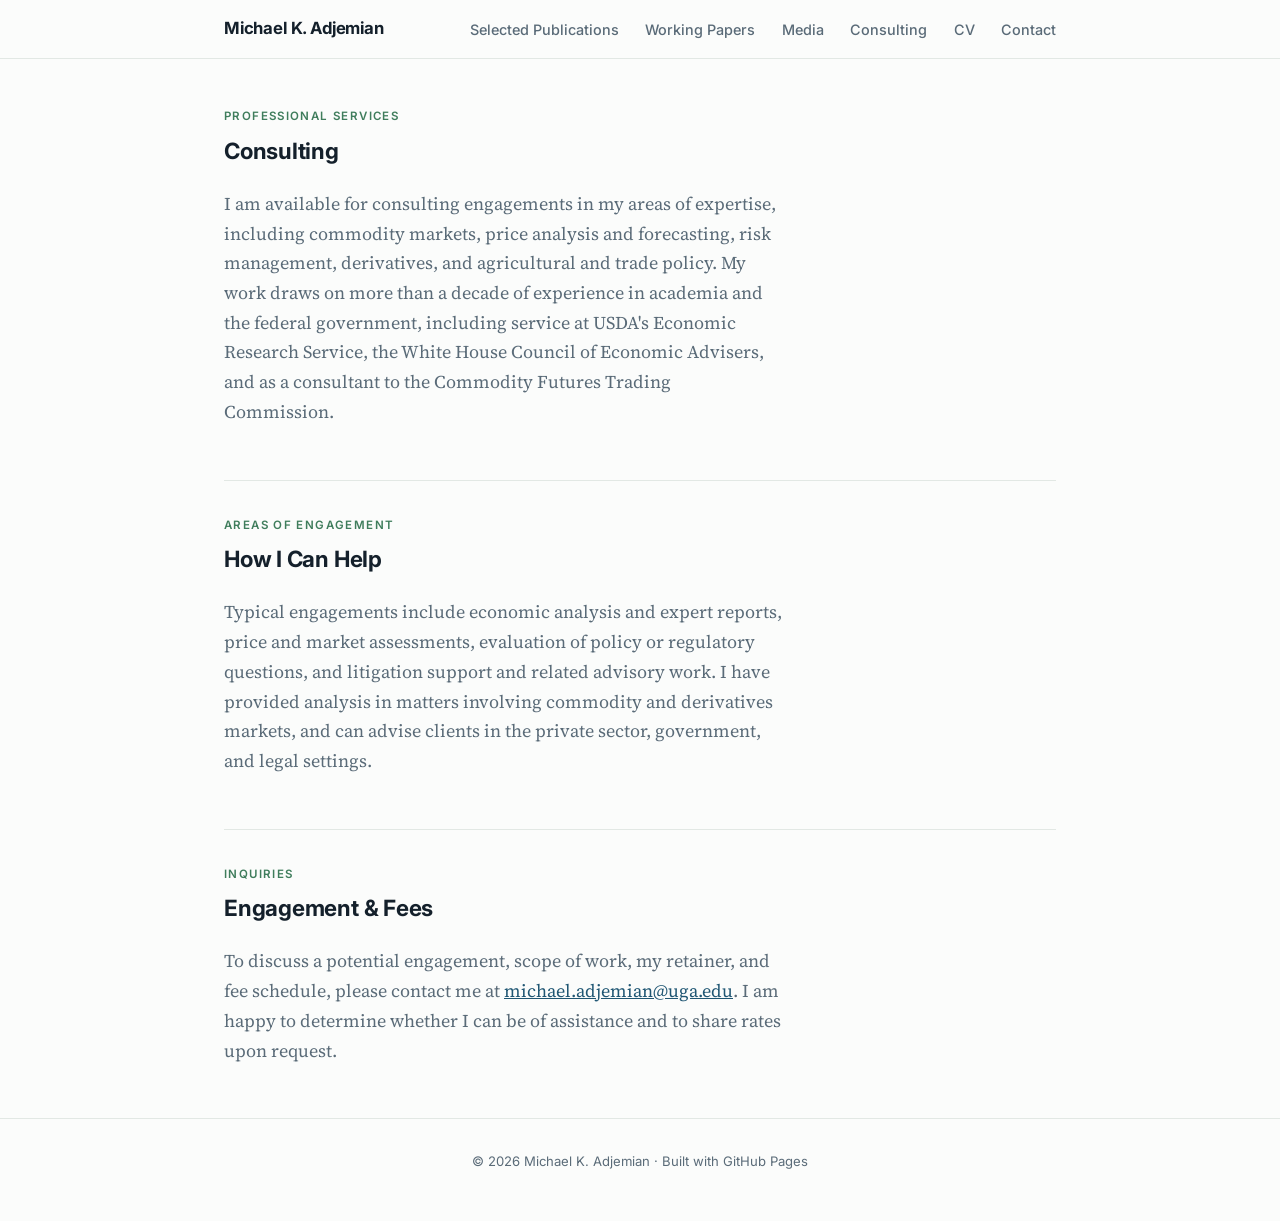
<file: consulting.html>
<!DOCTYPE html>
<html lang="en">
<head>
  <meta charset="utf-8">
  <meta name="viewport" content="width=device-width, initial-scale=1">
  <title>Consulting — Michael K. Adjemian</title>
  <meta name="description" content="Michael K. Adjemian provides consulting and litigation support on commodity markets, price analysis, risk management, and agricultural and trade policy.">

  <meta property="og:title" content="Michael K. Adjemian — Consulting">
  <meta property="og:description" content="Consulting and litigation support on commodity markets, price analysis, and agricultural policy.">
  <meta property="og:type" content="website">
  <meta property="og:url" content="https://michaeladjemian.github.io/consulting.html">
  <meta name="twitter:card" content="summary">
  <meta name="twitter:title" content="Michael K. Adjemian — Consulting">
  <meta name="twitter:description" content="Consulting and litigation support on commodity markets, price analysis, and agricultural policy.">

  <link rel="preconnect" href="https://fonts.googleapis.com">
  <link rel="preconnect" href="https://fonts.gstatic.com" crossorigin>
  <link href="https://fonts.googleapis.com/css2?family=Inter:wght@400;500;600;700&family=Source+Serif+4:ital,opsz,wght@0,8..60,400;0,8..60,600;1,8..60,400&display=swap" rel="stylesheet">
  <link rel="stylesheet" href="assets/css/style.css">
</head>
<body>

<header class="site">
  <div class="nav">
    <a class="brand" href="index.html">Michael K. Adjemian</a>
    <nav>
      <a href="index.html#publications">Selected Publications</a>
      <a href="index.html#working">Working Papers</a>
      <a href="media.html">Media</a>
      <a href="consulting.html">Consulting</a>
      <a href="assets/files/ADJEMIAN_Michael_CV.pdf">CV</a>
      <a href="index.html#contact">Contact</a>
    </nav>
  </div>
</header>

<main class="wrap">

  <section style="border-top:none; padding-top:3rem;">
    <p class="eyebrow">Professional services</p>
    <h2>Consulting</h2>
    <p style="color:var(--slate); max-width:62ch;">
      I am available for consulting engagements in my areas of expertise, including commodity
      markets, price analysis and forecasting, risk management, derivatives, and agricultural and
      trade policy. My work draws on more than a decade of experience in academia and the federal
      government, including service at USDA's Economic Research Service, the White House Council of
      Economic Advisers, and as a consultant to the Commodity Futures Trading Commission.
    </p>
  </section>

  <section>
    <p class="eyebrow">Areas of engagement</p>
    <h2>How I Can Help</h2>
    <p style="color:var(--slate); max-width:62ch;">
      Typical engagements include economic analysis and expert reports, price and market
      assessments, evaluation of policy or regulatory questions, and litigation support and
      related advisory work. I have provided analysis in matters involving commodity and
      derivatives markets, and can advise clients in the private sector, government, and legal
      settings.
    </p>
  </section>

  <section>
    <p class="eyebrow">Inquiries</p>
    <h2>Engagement &amp; Fees</h2>
    <p style="color:var(--slate); max-width:62ch;">
      To discuss a potential engagement, scope of work, my retainer, and fee schedule, please
      contact me at
      <a href="mailto:michael.adjemian@uga.edu" style="color:var(--blue);">michael.adjemian@uga.edu</a>.
      I am happy to determine whether I can be of assistance and to share rates upon request.
    </p>
  </section>

</main>

<footer class="site">
  © <span id="yr"></span> Michael K. Adjemian · Built with GitHub Pages
  <script>document.getElementById('yr').textContent = new Date().getFullYear();</script>
</footer>

</body>
</html>
</file>
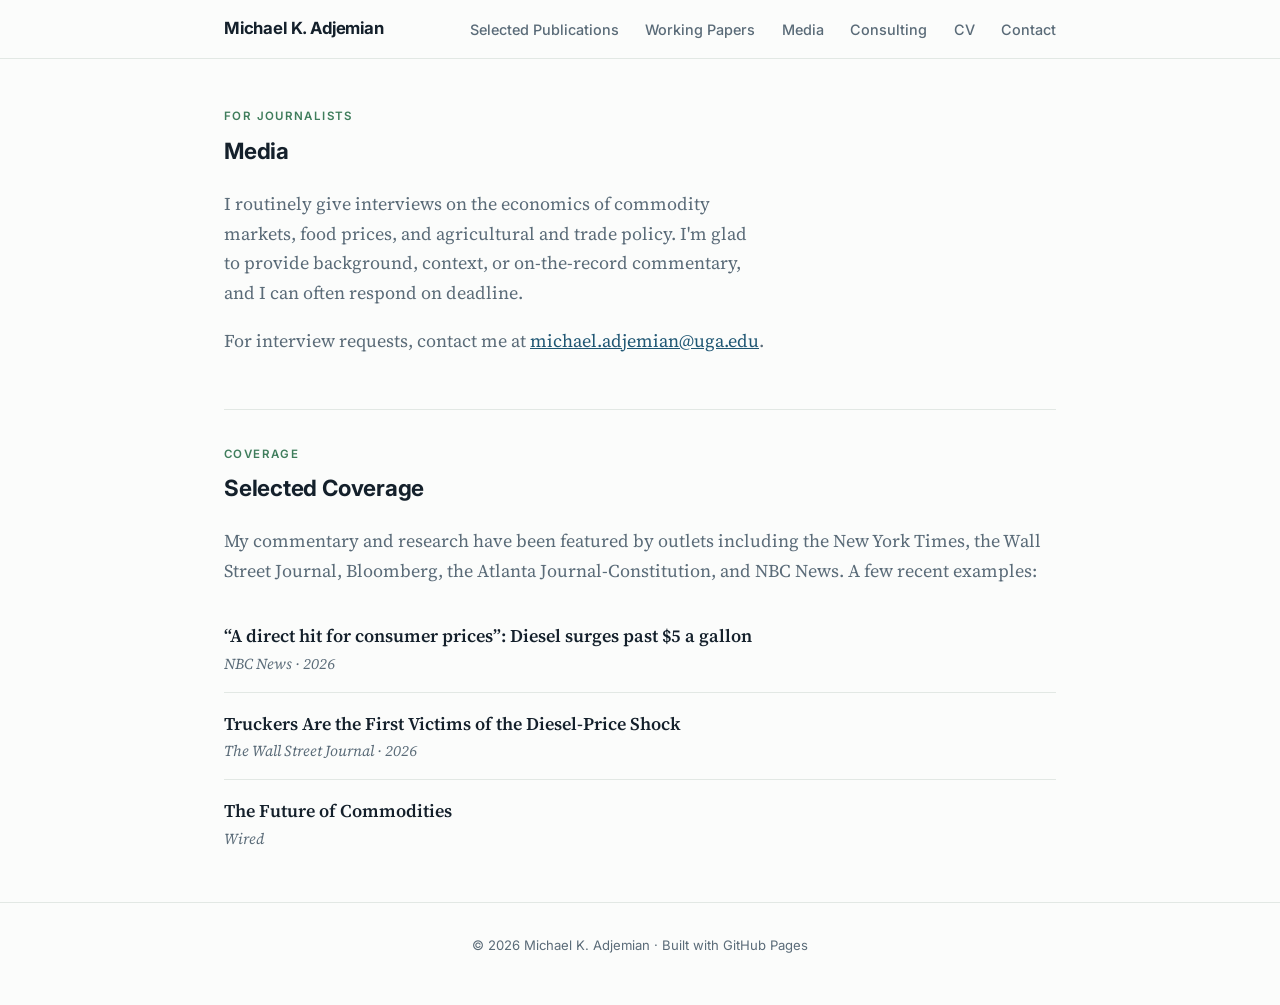
<file: media.html>
<!DOCTYPE html>
<html lang="en">
<head>
  <meta charset="utf-8">
  <meta name="viewport" content="width=device-width, initial-scale=1">
  <title>Media — Michael K. Adjemian</title>
  <meta name="description" content="Michael K. Adjemian speaks with journalists on the economics of commodity markets, food prices, and agricultural and trade policy.">

  <meta property="og:title" content="Michael K. Adjemian — Media">
  <meta property="og:description" content="Available for interviews on commodity markets, food prices, and agricultural and trade policy.">
  <meta property="og:type" content="website">
  <meta property="og:url" content="https://michaeladjemian.github.io/media.html">
  <meta name="twitter:card" content="summary">
  <meta name="twitter:title" content="Michael K. Adjemian — Media">
  <meta name="twitter:description" content="Available for interviews on commodity markets, food prices, and agricultural and trade policy.">

  <link rel="preconnect" href="https://fonts.googleapis.com">
  <link rel="preconnect" href="https://fonts.gstatic.com" crossorigin>
  <link href="https://fonts.googleapis.com/css2?family=Inter:wght@400;500;600;700&family=Source+Serif+4:ital,opsz,wght@0,8..60,400;0,8..60,600;1,8..60,400&display=swap" rel="stylesheet">
  <link rel="stylesheet" href="assets/css/style.css">
</head>
<body>

<header class="site">
  <div class="nav">
    <a class="brand" href="index.html">Michael K. Adjemian</a>
    <nav>
      <a href="index.html#publications">Selected Publications</a>
      <a href="index.html#working">Working Papers</a>
      <a href="media.html">Media</a>
      <a href="consulting.html">Consulting</a>
      <a href="assets/files/ADJEMIAN_Michael_CV.pdf">CV</a>
      <a href="index.html#contact">Contact</a>
    </nav>
  </div>
</header>

<main class="wrap">

  <section style="border-top:none; padding-top:3rem;">
    <p class="eyebrow">For journalists</p>
    <h2>Media</h2>
    <p style="color:var(--slate); max-width:60ch;">
      I routinely give interviews on the economics of commodity markets, food prices, and
      agricultural and trade policy. I'm glad to provide background, context, or on-the-record
      commentary, and I can often respond on deadline.
    </p>
    <p style="color:var(--slate);">
      For interview requests, contact me at
      <a href="mailto:michael.adjemian@uga.edu" style="color:var(--blue);">michael.adjemian@uga.edu</a>.
    </p>
  </section>

  <section>
    <p class="eyebrow">Coverage</p>
    <h2>Selected Coverage</h2>
    <p style="color:var(--slate); margin-bottom:1.2rem;">
      My commentary and research have been featured by outlets including the New York Times, the
      Wall Street Journal, Bloomberg, the Atlanta Journal-Constitution, and NBC News. A few recent
      examples:
    </p>

    <div class="pub">
      <div>
        <div class="title"><a href="https://www.nbcnews.com/business/consumer/diesel-prices-iran-war-farmers-trump-rcna263902" style="color:var(--ink); text-decoration:none;">&ldquo;A direct hit for consumer prices&rdquo;: Diesel surges past $5 a gallon</a></div>
        <div class="venue">NBC News &middot; 2026</div>
      </div>
    </div>

    <div class="pub">
      <div>
        <div class="title"><a href="https://www.wsj.com/economy/truckers-are-the-first-victims-of-the-diesel-price-shock-52ff802d" style="color:var(--ink); text-decoration:none;">Truckers Are the First Victims of the Diesel-Price Shock</a></div>
        <div class="venue">The Wall Street Journal &middot; 2026</div>
      </div>
    </div>

    <div class="pub">
      <div>
        <div class="title"><a href="https://www.wired.com/sponsored/story/refinitiv-data-future-of-commodities/" style="color:var(--ink); text-decoration:none;">The Future of Commodities</a></div>
        <div class="venue">Wired</div>
      </div>
    </div>
  </section>

</main>

<footer class="site">
  © <span id="yr"></span> Michael K. Adjemian · Built with GitHub Pages
  <script>document.getElementById('yr').textContent = new Date().getFullYear();</script>
</footer>

</body>
</html>
</file>
<file: assets/css/style.css>
:root {
  --ink: #14202b;
  --slate: #5a6b78;
  --paper: #fbfcfb;
  --line: #e2e8e4;
  --blue: #1f5673;      /* deep teal-blue, primary */
  --green: #3f7d5c;     /* field green, secondary */
  --green-soft: #eef4ef;
  --blue-soft: #eaf1f4;
  --maxw: 880px;
}

* { box-sizing: border-box; }

html { scroll-behavior: smooth; }

body {
  margin: 0;
  font-family: "Source Serif 4", Georgia, "Times New Roman", serif;
  color: var(--ink);
  background: var(--paper);
  line-height: 1.65;
  font-size: 18px;
}

.wrap { max-width: var(--maxw); margin: 0 auto; padding: 0 1.5rem; }

/* ---- nav ---- */
header.site {
  border-bottom: 1px solid var(--line);
  background: rgba(251,252,251,0.92);
  backdrop-filter: blur(6px);
  position: sticky; top: 0; z-index: 10;
}
.nav {
  display: flex; align-items: center; justify-content: space-between;
  max-width: var(--maxw); margin: 0 auto; padding: 0.9rem 1.5rem;
}
.brand {
  font-family: "Inter", system-ui, sans-serif;
  font-weight: 700; font-size: 1.05rem; letter-spacing: -0.01em;
  color: var(--ink); text-decoration: none;
}
.brand .dot { color: var(--green); }
.nav nav a {
  font-family: "Inter", system-ui, sans-serif;
  font-size: 0.9rem; font-weight: 500;
  color: var(--slate); text-decoration: none;
  margin-left: 1.4rem;
}
.nav nav a:hover { color: var(--blue); }

/* ---- hero ---- */
.hero { padding: 3.5rem 0 2.5rem; display: flex; gap: 2.2rem; align-items: flex-start; }
.hero img {
  width: 200px; height: 200px; border-radius: 12px; object-fit: cover;
  border: 1px solid var(--line); flex-shrink: 0;
}
.hero h1 {
  font-family: "Inter", system-ui, sans-serif;
  font-size: 2rem; line-height: 1.15; margin: 0 0 0.4rem;
  letter-spacing: -0.02em;
}
.hero .role { color: var(--green); font-weight: 600; font-family: "Inter", sans-serif; font-size: 1rem; }
.hero p.bio { margin: 0.8rem 0 0; color: var(--slate); }
.links { margin-top: 1rem; display: flex; flex-wrap: wrap; gap: 0.6rem; }
.links a {
  font-family: "Inter", sans-serif; font-size: 0.85rem; font-weight: 500;
  text-decoration: none; color: var(--blue);
  border: 1px solid var(--line); border-radius: 999px;
  padding: 0.3rem 0.85rem; background: #fff;
}
.links a:hover { border-color: var(--blue); background: var(--blue-soft); }

/* ---- sections ---- */
section { padding: 2.2rem 0; border-top: 1px solid var(--line); }
.eyebrow {
  font-family: "Inter", sans-serif; text-transform: uppercase;
  letter-spacing: 0.12em; font-size: 0.72rem; font-weight: 600;
  color: var(--green); margin: 0 0 0.4rem;
}
section h2 {
  font-family: "Inter", sans-serif; font-size: 1.4rem; margin: 0 0 1.2rem;
  letter-spacing: -0.01em;
}

/* ---- publications: grouped by year with a connecting rail ---- */
.pubgroup { display: flex; gap: 1.4rem; }
.pubgroup .year {
  font-family: "Inter", sans-serif; font-weight: 700; color: var(--blue);
  font-size: 0.95rem; width: 5rem; min-width: 5rem; flex-shrink: 0; text-align: right;
  position: relative; padding-top: 1rem;
}
/* the vertical rail sits just right of the year column */
.pubgroup .railcol {
  position: relative; width: 1px; background: var(--line); flex-shrink: 0;
}
.pubgroup .railcol::before {
  content: ""; position: absolute; left: -4px; top: 1.15rem;
  width: 9px; height: 9px; border-radius: 50%;
  background: var(--green); border: 2px solid var(--paper);
}
.pubgroup .items { flex: 1; }

/* working-papers status label (shown once per group, like a year) */
.wp-label {
  font-size: 0.72rem !important; letter-spacing: 0.04em; text-transform: uppercase;
  line-height: 1.3; text-align: right;
}
.pubgroup .year.wp-status {
  font-size: 0.7rem; line-height: 1.25; text-transform: uppercase;
  letter-spacing: 0.04em;
}
.pub { padding: 1rem 0; border-bottom: 1px solid var(--line); }
.pub:last-child { border-bottom: none; }
.pub .title { font-weight: 600; }
.pub .authors { font-size: 0.95rem; }
.pub .venue { color: var(--slate); font-style: italic; font-size: 0.95rem; }
.pub .pub-links { margin-top: 0.2rem; }
.pub .pub-links a {
  font-family: "Inter", sans-serif; font-size: 0.78rem; font-weight: 600;
  text-decoration: none; color: var(--green); margin-right: 0.8rem;
}
.pub .pub-links a:hover { text-decoration: underline; }
.pub .pub-links a.data { color: var(--blue); }

/* ---- expandable abstract ---- */
.pub .abstract-toggle {
  font-family: "Inter", sans-serif; font-size: 0.78rem; font-weight: 600;
  color: var(--slate); cursor: pointer; user-select: none;
  display: inline-flex; align-items: center; gap: 0.3rem;
  background: none; border: none; padding: 0; margin-top: 0.1rem;
}
.pub .abstract-toggle:hover { color: var(--blue); }
.pub .abstract-toggle .chev {
  display: inline-block; transition: transform 0.25s ease;
  width: 0; height: 0; margin-right: 0.1rem;
  border-top: 4px solid transparent; border-bottom: 4px solid transparent;
  border-left: 5px solid currentColor;
}
.pub .abstract-wrap {
  display: grid; grid-template-rows: 0fr; width: 100%;
  transition: grid-template-rows 0.35s ease;
}
.pub .abstract-wrap > div { overflow: hidden; width: 100%; }
.pub .abstract {
  font-size: 0.92rem; color: var(--slate); line-height: 1.6;
  padding-top: 0.6rem; width: 100%; max-width: none;
  opacity: 0; transition: opacity 0.3s ease 0.05s;
}
/* open state — toggled by hover on desktop and by .is-open (tap) anywhere */
.pub.is-open .abstract-wrap { grid-template-rows: 1fr; }
.pub.is-open .abstract { opacity: 1; }
.pub.is-open .abstract-toggle .chev { transform: rotate(90deg); }

@media (hover: hover) and (pointer: fine) {
  .pub.has-abstract:not(.js-controlled):hover .abstract-wrap { grid-template-rows: 1fr; }
  .pub.has-abstract:not(.js-controlled):hover .abstract { opacity: 1; }
  .pub.has-abstract:not(.js-controlled):hover .abstract-toggle .chev { transform: rotate(90deg); }
}

/* ---- expandable abstracts ---- */
.abstract-toggle {
  font-family: "Inter", sans-serif; font-size: 0.78rem; font-weight: 600;
  color: var(--green); cursor: pointer; user-select: none;
  display: inline-flex; align-items: center; gap: 0.3rem; margin-top: 0.2rem;
}
.abstract-toggle::after { content: "\25BE"; font-size: 0.7rem; transition: transform 0.2s; }
.pub-abstract {
  max-height: 0; overflow: hidden;
  transition: max-height 0.3s ease, margin 0.3s ease, padding 0.3s ease;
  color: var(--slate); font-size: 0.92rem; line-height: 1.55;
  border-left: 2px solid var(--green-soft);
}
.pub-abstract p { margin: 0; }
/* open state: toggled by hover on desktop, or .is-open (tap) anywhere */
.has-abstract:hover .pub-abstract,
.has-abstract.is-open .pub-abstract {
  max-height: 600px; margin-top: 0.6rem; padding: 0.1rem 0 0.1rem 0.9rem;
}
.has-abstract:hover .abstract-toggle::after,
.has-abstract.is-open .abstract-toggle::after { transform: rotate(180deg); }
/* on touch devices, hover is unreliable; rely on tap (.is-open) only */
@media (hover: none) {
  .has-abstract:hover .pub-abstract { max-height: 0; margin-top: 0; padding: 0; }
  .has-abstract.is-open .pub-abstract { max-height: 600px; margin-top: 0.6rem; padding: 0.1rem 0 0.1rem 0.9rem; }
}

/* ---- projects ---- */
.grid { display: grid; grid-template-columns: 1fr 1fr; gap: 1rem; }
.card {
  border: 1px solid var(--line); border-radius: 10px; padding: 1.2rem;
  background: #fff;
}
.card h3 { font-family: "Inter", sans-serif; font-size: 1.05rem; margin: 0 0 0.4rem; }
.card p { margin: 0 0 0.7rem; color: var(--slate); font-size: 0.95rem; }
.card .tag {
  display: inline-block; font-family: "Inter", sans-serif; font-size: 0.72rem;
  background: var(--green-soft); color: var(--green); border-radius: 4px;
  padding: 0.1rem 0.5rem; margin-right: 0.3rem; font-weight: 600;
}
.card a.more {
  font-family: "Inter", sans-serif; font-size: 0.82rem; font-weight: 600;
  color: var(--blue); text-decoration: none;
}

/* ---- footer ---- */
footer.site {
  border-top: 1px solid var(--line); padding: 2rem 0 3rem;
  font-family: "Inter", sans-serif; font-size: 0.82rem; color: var(--slate);
  text-align: center;
}

@media (max-width: 640px) {
  .hero { flex-direction: column; gap: 1.2rem; }
  .grid { grid-template-columns: 1fr; }
  .nav nav a { margin-left: 1rem; }
  body { font-size: 17px; }
}

/* ---- Affiliations logo strip ---- */
.affiliations .logo-strip {
  list-style: none;
  margin: 0;
  padding: 0;
  display: flex;
  flex-wrap: nowrap;
  align-items: center;
  justify-content: center;
  gap: clamp(1rem, 4vw, 3rem);
}
.affiliations .logo-strip li { margin: 0; }
.affiliations .logo-strip img {
  height: clamp(38px, 7vw, 64px);
  width: auto;
  object-fit: contain;
  filter: grayscale(100%);
  opacity: 0.7;
  transition: filter 0.2s ease, opacity 0.2s ease;
}
.affiliations .logo-strip img:hover {
  filter: grayscale(0%);
  opacity: 1;
}
</file>
